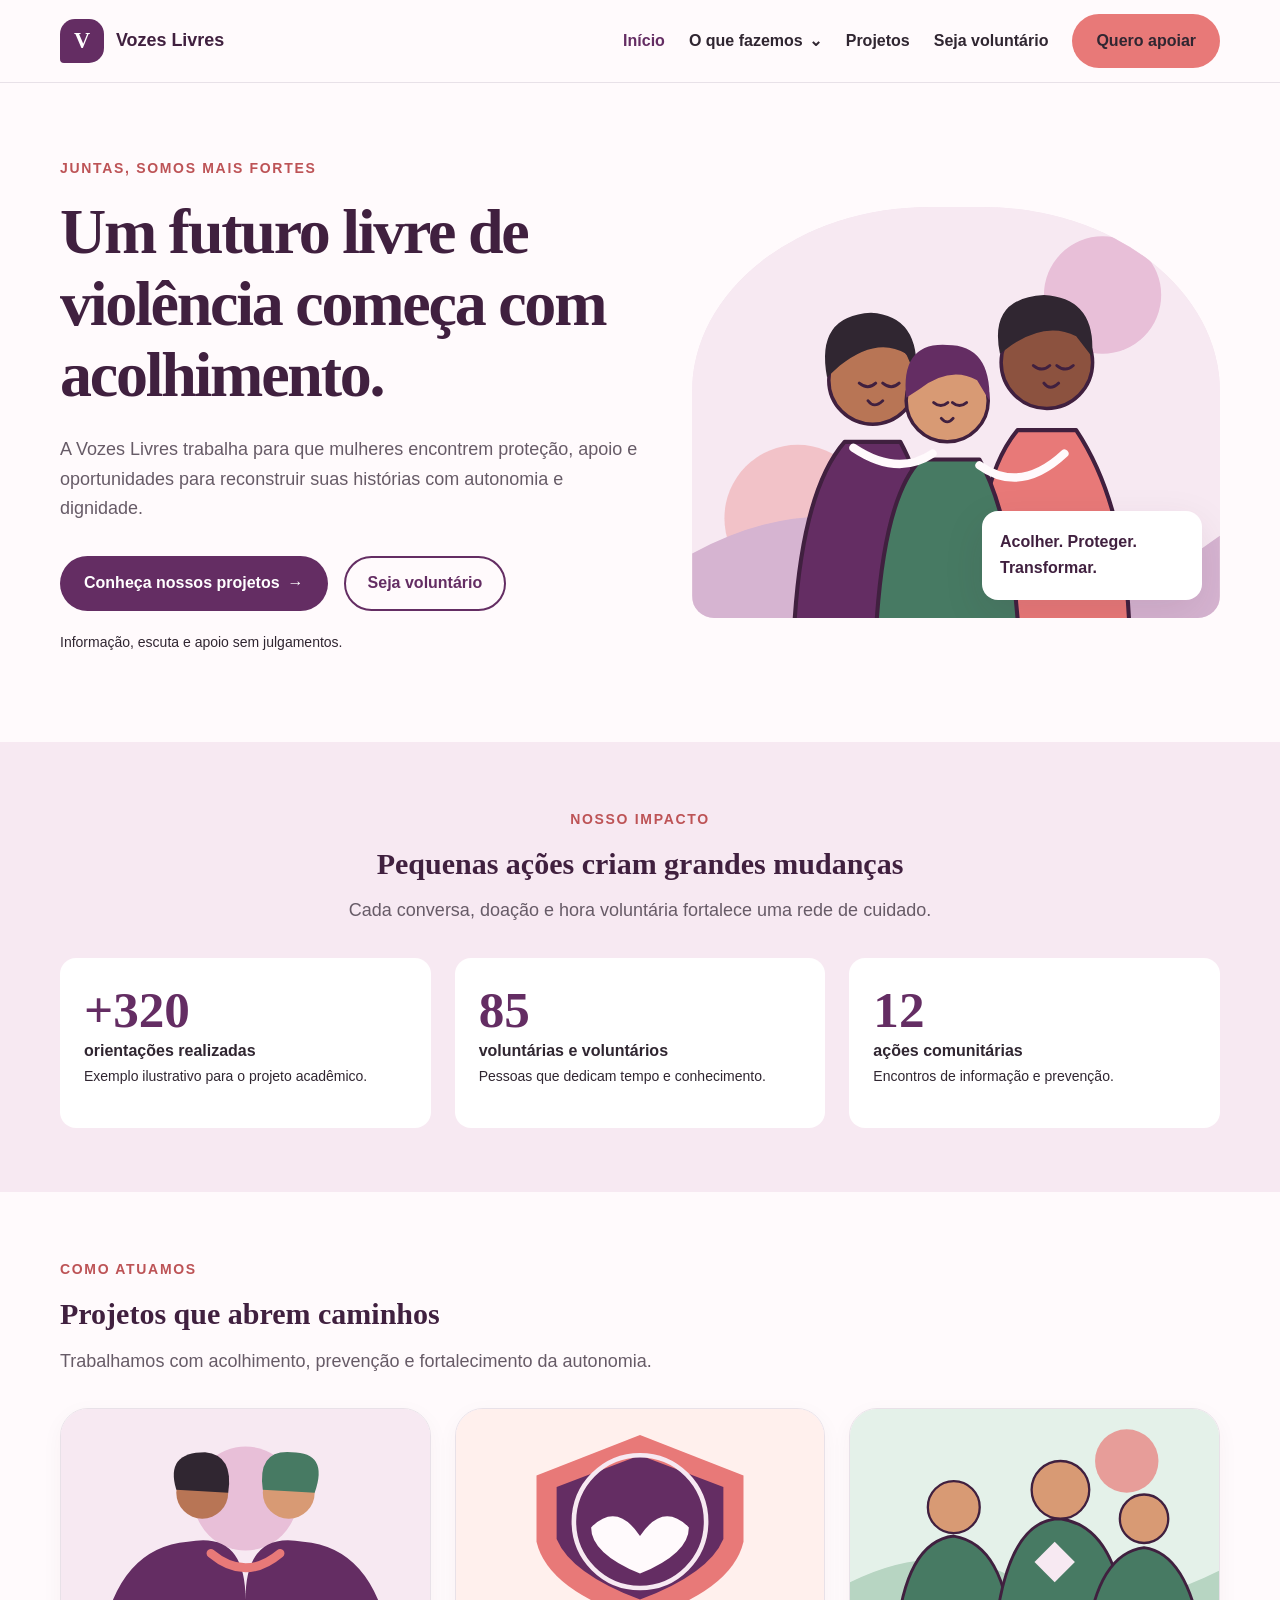
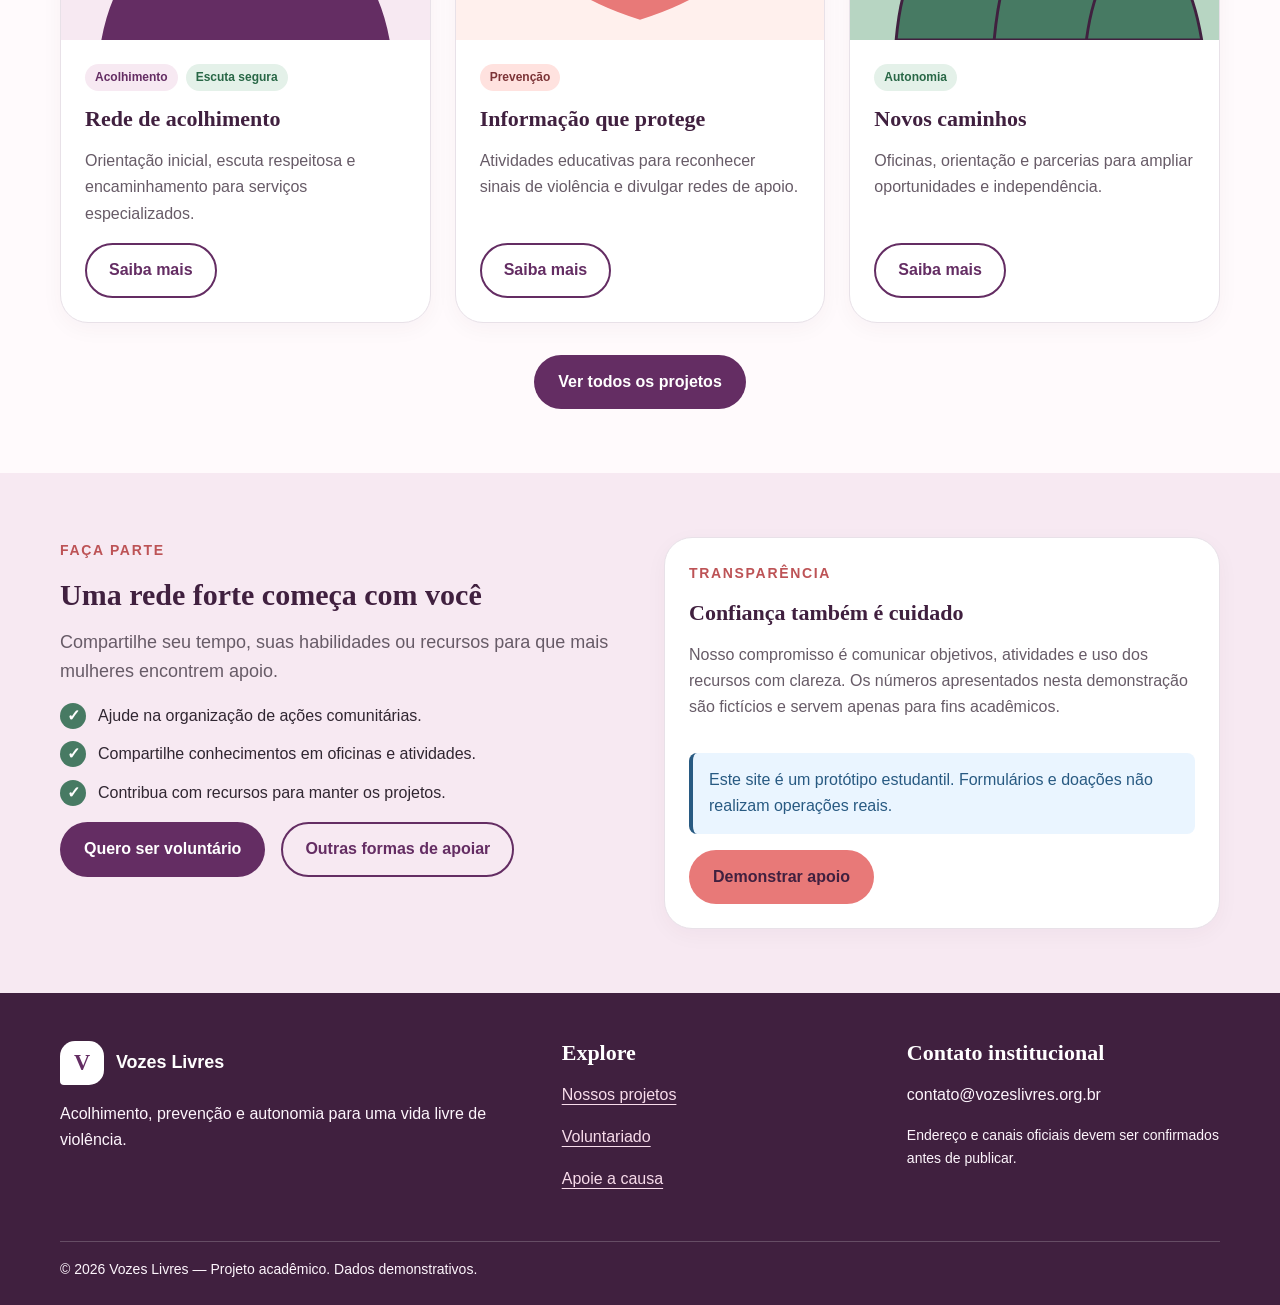
<file: preview.html>
<!doctype html>
<html lang="pt-BR">
<head>
  <meta charset="utf-8"><meta name="viewport" content="width=device-width, initial-scale=1">
  <meta name="description" content="Vozes Livres: prevenção à violência, acolhimento e autonomia para mulheres.">
  <title>Vozes Livres | Acolher, proteger e transformar</title>
  <style>
/* Design system: cores, tipografia, espacamento e formas */
:root {
  color-scheme: light;
  --roxo: #642d63;
  --roxo-escuro: #40203f;
  --roxo-claro: #8c5688;
  --rosa: #f7e9f2;
  --rosa-forte: #e8bfd8;
  --coral: #e87978;
  --coral-escuro: #bd5356;
  --verde: #477a63;
  --verde-claro: #e4f1e9;
  --texto: #302631;
  --texto-suave: #675b67;
  --fundo: #fffafc;
  --branco: #ffffff;
  --cinza-100: #f7f4f7;
  --cinza-200: #e8e1e8;
  --cinza-500: #817681;
  --alerta: #a54135;
  --alerta-fundo: #fff0ed;
  --sucesso: #286746;
  --sucesso-fundo: #e8f6ed;
  --info: #285a82;
  --info-fundo: #eaf5ff;
  --fonte-corpo: Arial, Helvetica, sans-serif;
  --fonte-titulo: Georgia, 'Times New Roman', serif;
  --texto-xs: .75rem;
  --texto-sm: .875rem;
  --texto-base: 1rem;
  --texto-lg: 1.125rem;
  --texto-xl: 1.375rem;
  --texto-2xl: 1.875rem;
  --texto-3xl: clamp(2.25rem, 5vw, 4.25rem);
  --espaco-1: 8px;
  --espaco-2: 16px;
  --espaco-3: 24px;
  --espaco-4: 32px;
  --espaco-5: 48px;
  --espaco-6: 64px;
  --raio-sm: 8px;
  --raio-md: 16px;
  --raio-lg: 28px;
  --sombra: 0 14px 40px rgba(64, 32, 63, .10);
  --largura-max: 1160px;
  --foco: 0 0 0 4px rgba(232, 121, 120, .35);
}
</style><style>
/* Regras globais, tipografia e acessibilidade */
* { box-sizing: border-box; }
html { scroll-behavior: smooth; scroll-padding-top: 100px; }
body { margin: 0; color: var(--texto); background: var(--fundo); font-family: var(--fonte-corpo); font-size: var(--texto-base); line-height: 1.65; }
img { display: block; max-width: 100%; height: auto; }
a { color: var(--roxo); text-underline-offset: 4px; }
a:hover { color: var(--coral-escuro); }
button, input, select, textarea { font: inherit; }
button, a, input, select, textarea { -webkit-tap-highlight-color: transparent; }
:focus-visible { outline: 3px solid var(--coral); outline-offset: 3px; box-shadow: var(--foco); }
::selection { color: var(--branco); background: var(--roxo); }
h1, h2, h3, h4 { margin: 0 0 var(--espaco-2); color: var(--roxo-escuro); font-family: var(--fonte-titulo); line-height: 1.12; }
h1 { font-size: var(--texto-3xl); letter-spacing: -.035em; }
h2 { font-size: var(--texto-2xl); }
h3 { font-size: var(--texto-xl); }
p { margin: 0 0 var(--espaco-2); }
small, .texto-pequeno { font-size: var(--texto-sm); }
.somente-leitor { position: absolute; width: 1px; height: 1px; padding: 0; margin: -1px; overflow: hidden; clip: rect(0,0,0,0); white-space: nowrap; border: 0; }
.pular-conteudo { position: absolute; top: -100px; left: 16px; z-index: 1000; padding: 12px 16px; color: white; background: var(--roxo-escuro); border-radius: var(--raio-sm); }
.pular-conteudo:focus { top: 12px; }
.container { width: min(var(--largura-max), calc(100% - 48px)); margin-inline: auto; }
.secao { padding-block: var(--espaco-6); }
.secao-clara { background: var(--rosa); }
.sobretitulo { display: inline-block; margin-bottom: var(--espaco-2); color: var(--coral-escuro); font-size: var(--texto-sm); font-weight: 800; letter-spacing: .12em; text-transform: uppercase; }
.texto-intro { max-width: 650px; color: var(--texto-suave); font-size: var(--texto-lg); }
.alinhado-centro { text-align: center; }
.alinhado-centro .texto-intro { margin-inline: auto; }

</style><style>
/* Estrutura principal em Grid e utilitarios de 12 colunas */
.site { min-height: 100vh; display: grid; grid-template-rows: auto 1fr auto; }
.cabecalho { position: sticky; top: 0; z-index: 100; background: rgba(255,250,252,.96); border-bottom: 1px solid var(--cinza-200); backdrop-filter: blur(12px); }
.cabecalho-interno { min-height: 82px; display: flex; align-items: center; justify-content: space-between; gap: var(--espaco-3); }
.marca { display: inline-flex; align-items: center; gap: 12px; color: var(--roxo-escuro); text-decoration: none; font-weight: 800; font-size: 1.12rem; }
.marca-simbolo { display: grid; place-items: center; width: 44px; height: 44px; color: white; background: var(--roxo); border-radius: 15px 15px 15px 4px; font-family: var(--fonte-titulo); font-size: 1.4rem; }
.navegacao { display: flex; align-items: center; gap: var(--espaco-3); }
.navegacao a, .dropdown-botao { color: var(--texto); font-weight: 700; text-decoration: none; }
.navegacao a[aria-current="page"] { color: var(--roxo); }
.menu-mobile { display: none; border: 1px solid var(--cinza-200); border-radius: var(--raio-sm); padding: 10px 12px; color: var(--roxo); background: white; cursor: pointer; }
.dropdown { position: relative; }
.dropdown-botao { display: flex; gap: 6px; align-items: center; border: 0; background: transparent; padding: 8px 0; cursor: pointer; }
.dropdown-lista { position: absolute; top: calc(100% + 10px); left: -16px; display: none; min-width: 220px; padding: 10px; background: white; border: 1px solid var(--cinza-200); border-radius: var(--raio-md); box-shadow: var(--sombra); }
.dropdown.aberto .dropdown-lista, .dropdown:focus-within .dropdown-lista { display: grid; }
.dropdown-lista a { padding: 10px 12px; border-radius: var(--raio-sm); }
.dropdown-lista a:hover { background: var(--rosa); }
.hero { display: grid; grid-template-columns: minmax(0, 1.05fr) minmax(0, .95fr); align-items: center; gap: var(--espaco-5); padding-block: 72px; }
.hero-conteudo { max-width: 650px; }
.hero h1 { margin-bottom: var(--espaco-3); }
.hero .texto-intro { margin-bottom: var(--espaco-4); }
.hero-imagem { position: relative; min-height: 410px; overflow: hidden; border-radius: 45% 45% 22px 22px; background: var(--rosa); }
.hero-imagem img { width: 100%; height: 100%; min-height: 410px; object-fit: cover; }
.hero-selo { position: absolute; right: 18px; bottom: 18px; max-width: 220px; padding: 18px; color: var(--roxo-escuro); background: white; border-radius: var(--raio-md); box-shadow: var(--sombra); font-weight: 700; }
.grade-12 { display: grid; grid-template-columns: repeat(12, minmax(0, 1fr)); gap: var(--espaco-3); }
.col-12 { grid-column: span 12; } .col-8 { grid-column: span 8; } .col-6 { grid-column: span 6; } .col-4 { grid-column: span 4; } .col-3 { grid-column: span 3; }
.grade-cartoes { display: grid; grid-template-columns: repeat(3, minmax(0, 1fr)); gap: var(--espaco-3); margin-top: var(--espaco-4); }
.duas-colunas { display: grid; grid-template-columns: 1fr 1fr; gap: var(--espaco-5); align-items: start; }
.rodape { padding-block: var(--espaco-5) var(--espaco-3); color: #fdf5fc; background: var(--roxo-escuro); }
.rodape-grade { display: grid; grid-template-columns: 1.5fr 1fr 1fr; gap: var(--espaco-4); }
.rodape h2, .rodape h3 { color: white; }
.rodape a { color: #f8dceb; }
.rodape-final { margin-top: var(--espaco-4); padding-top: var(--espaco-2); border-top: 1px solid rgba(255,255,255,.2); font-size: var(--texto-sm); }

</style><style>
/* Botoes, cards, badges, formularios e feedback */
.acoes { display: flex; flex-wrap: wrap; gap: var(--espaco-2); align-items: center; }
.botao { display: inline-flex; justify-content: center; align-items: center; gap: 8px; min-height: 48px; padding: 12px 22px; border: 2px solid transparent; border-radius: 999px; color: white; background: var(--roxo); font-weight: 800; text-decoration: none; cursor: pointer; transition: transform .18s ease, background .18s ease, box-shadow .18s ease; }
.botao:hover { color: white; background: var(--roxo-escuro); transform: translateY(-2px); box-shadow: 0 8px 20px rgba(64,32,63,.16); }
.botao:focus-visible { outline: 3px solid var(--coral); outline-offset: 3px; }
.botao:active { transform: translateY(1px) scale(.99); }
.botao-secundario { color: var(--roxo); background: transparent; border-color: var(--roxo); }
.botao-secundario:hover { color: white; background: var(--roxo); }
.botao-coral { color: var(--roxo-escuro); background: var(--coral); }
.botao:disabled, .botao[aria-disabled="true"] { color: #777; background: #e4dfe4; border-color: #e4dfe4; cursor: not-allowed; transform: none; box-shadow: none; }
.cartao { display: flex; flex-direction: column; min-width: 0; overflow: hidden; background: white; border: 1px solid var(--cinza-200); border-radius: var(--raio-lg); box-shadow: 0 6px 22px rgba(64,32,63,.04); }
.cartao-imagem { width: 100%; aspect-ratio: 16 / 10; object-fit: cover; background: var(--rosa); }
.cartao-corpo { display: flex; flex: 1; flex-direction: column; align-items: flex-start; padding: var(--espaco-3); }
.cartao-corpo p { color: var(--texto-suave); }
.cartao-corpo .botao { margin-top: auto; }
.badges { display: flex; flex-wrap: wrap; gap: 8px; margin-bottom: var(--espaco-2); }
.badge { display: inline-flex; align-items: center; padding: 4px 10px; border-radius: 999px; color: var(--roxo); background: var(--rosa); font-size: var(--texto-xs); font-weight: 800; }
.badge-verde { color: var(--sucesso); background: var(--verde-claro); }
.badge-coral { color: #7c3437; background: #ffe2df; }
.numero-impacto { color: var(--roxo); font-family: var(--fonte-titulo); font-size: clamp(2rem, 4vw, 3.2rem); font-weight: 700; line-height: 1.1; }
.bloco-impacto { padding: var(--espaco-3); background: white; border-radius: var(--raio-md); }
.lista-check { display: grid; gap: 12px; padding: 0; list-style: none; }
.lista-check li { display: flex; gap: 12px; align-items: flex-start; }
.lista-check li::before { content: '✓'; display: grid; place-items: center; flex: 0 0 26px; width: 26px; height: 26px; color: white; background: var(--verde); border-radius: 50%; font-weight: 800; }
.formulario { padding: var(--espaco-4); background: white; border: 1px solid var(--cinza-200); border-radius: var(--raio-lg); box-shadow: var(--sombra); }
.campo { display: grid; gap: 6px; margin-bottom: var(--espaco-2); }
.campo label, .rotulo { color: var(--roxo-escuro); font-weight: 800; }
.campo input, .campo select, .campo textarea { width: 100%; min-height: 48px; padding: 12px 14px; color: var(--texto); background: white; border: 1px solid #b9adb9; border-radius: var(--raio-sm); }
.campo textarea { min-height: 130px; resize: vertical; }
.campo input:focus, .campo select:focus, .campo textarea:focus { outline: 0; border-color: var(--roxo); box-shadow: var(--foco); }
.campo input:invalid:not(:placeholder-shown), .campo textarea:invalid:not(:placeholder-shown) { border-color: var(--alerta); background: var(--alerta-fundo); }
.campo input:valid:not(:placeholder-shown), .campo textarea:valid:not(:placeholder-shown) { border-color: var(--sucesso); }
.ajuda-campo { color: var(--texto-suave); font-size: var(--texto-sm); }
.checkbox-linha { display: flex; gap: 10px; align-items: flex-start; margin: var(--espaco-2) 0; }
.checkbox-linha input { width: 20px; height: 20px; margin-top: 4px; accent-color: var(--roxo); }
.alerta { margin-block: var(--espaco-2); padding: 14px 16px; border-radius: var(--raio-sm); border-left: 4px solid; }
.alerta-info { color: var(--info); background: var(--info-fundo); border-color: var(--info); }
.alerta-sucesso { color: var(--sucesso); background: var(--sucesso-fundo); border-color: var(--sucesso); }
.alerta-erro { color: var(--alerta); background: var(--alerta-fundo); border-color: var(--alerta); }
.toast { position: fixed; right: 24px; bottom: 24px; z-index: 500; max-width: min(380px, calc(100vw - 32px)); padding: 16px 20px; color: white; background: var(--roxo-escuro); border-radius: var(--raio-md); box-shadow: var(--sombra); }
.toast[hidden] { display: none; }
.modal-fundo { position: fixed; inset: 0; z-index: 600; display: grid; place-items: center; padding: 24px; background: rgba(35,20,35,.68); }
.modal-fundo[hidden] { display: none; }
.modal { width: min(520px, 100%); padding: var(--espaco-4); background: white; border-radius: var(--raio-lg); box-shadow: var(--sombra); }
.modal-cabecalho { display: flex; justify-content: space-between; align-items: start; gap: 16px; }
.modal-fechar { border: 0; background: var(--rosa); border-radius: 50%; width: 40px; height: 40px; cursor: pointer; }

</style><style>
/* Breakpoints: 1200, 992, 768, 600 e 400px */
@media (max-width: 1200px) {
  :root { --largura-max: 1080px; }
  .hero { gap: var(--espaco-4); }
}
@media (max-width: 992px) {
  .hero { grid-template-columns: 1fr 1fr; padding-block: var(--espaco-5); }
  .grade-cartoes { grid-template-columns: repeat(2, minmax(0, 1fr)); }
  .col-4, .col-3 { grid-column: span 6; }
  .rodape-grade { grid-template-columns: 1fr 1fr; }
}
@media (max-width: 768px) {
  .container { width: min(100% - 32px, var(--largura-max)); }
  .menu-mobile { display: inline-flex; align-items: center; gap: 8px; }
  .navegacao { position: absolute; top: 100%; left: 0; right: 0; display: none; align-items: stretch; flex-direction: column; gap: 4px; padding: 16px 24px 24px; background: var(--fundo); border-bottom: 1px solid var(--cinza-200); box-shadow: var(--sombra); }
  .navegacao.aberta { display: flex; }
  .navegacao > a, .dropdown-botao { padding: 12px; text-align: left; }
  .dropdown-lista { position: static; box-shadow: none; border: 0; background: var(--cinza-100); margin: 4px 0 8px; }
  .hero, .duas-colunas { grid-template-columns: 1fr; }
  .hero { gap: var(--espaco-4); }
  .hero-imagem, .hero-imagem img { min-height: 300px; max-height: 430px; }
  .col-8, .col-6 { grid-column: span 12; }
  .secao { padding-block: var(--espaco-5); }
}
@media (max-width: 600px) {
  :root { --texto-2xl: 1.65rem; --espaco-5: 40px; --espaco-6: 48px; }
  .grade-cartoes { grid-template-columns: 1fr; }
  .col-4, .col-3 { grid-column: span 12; }
  .rodape-grade { grid-template-columns: 1fr; gap: var(--espaco-3); }
  .formulario { padding: var(--espaco-3); }
  .acoes { align-items: stretch; flex-direction: column; }
  .acoes .botao { width: 100%; }
  .hero-selo { left: 14px; right: 14px; bottom: 14px; max-width: none; }
}
@media (max-width: 400px) {
  .container { width: calc(100% - 24px); }
  .marca { font-size: 1rem; }
  .marca-simbolo { width: 38px; height: 38px; }
  .botao { padding: 11px 16px; }
  .formulario { padding: 18px; }
}
@media (prefers-reduced-motion: reduce) {
  *, *::before, *::after { scroll-behavior: auto !important; animation-duration: .01ms !important; animation-iteration-count: 1 !important; transition-duration: .01ms !important; }
}

</style>
  <script>
/* Interacoes acessiveis: menu, dropdown, toast, modal e formulario */
document.addEventListener('DOMContentLoaded', function () {
  const botaoMenu = document.querySelector('.menu-mobile');
  const navegacao = document.querySelector('.navegacao');
  if (botaoMenu && navegacao) {
    botaoMenu.addEventListener('click', function () {
      const aberto = navegacao.classList.toggle('aberta');
      botaoMenu.setAttribute('aria-expanded', String(aberto));
      botaoMenu.setAttribute('aria-label', aberto ? 'Fechar menu' : 'Abrir menu');
    });
    navegacao.querySelectorAll('a').forEach(function (link) {
      link.addEventListener('click', function () {
        if (window.innerWidth <= 768) {
          navegacao.classList.remove('aberta');
          botaoMenu.setAttribute('aria-expanded', 'false');
          botaoMenu.setAttribute('aria-label', 'Abrir menu');
        }
      });
    });
  }

  const dropdownBotao = document.querySelector('.dropdown-botao');
  const dropdown = document.querySelector('.dropdown');
  if (dropdownBotao && dropdown) {
    dropdownBotao.addEventListener('click', function () {
      const aberto = dropdown.classList.toggle('aberto');
      dropdownBotao.setAttribute('aria-expanded', String(aberto));
    });
    document.addEventListener('click', function (evento) {
      if (!dropdown.contains(evento.target)) {
        dropdown.classList.remove('aberto');
        dropdownBotao.setAttribute('aria-expanded', 'false');
      }
    });
  }

  const toast = document.getElementById('toast');
  document.querySelectorAll('[data-toast]').forEach(function (botao) {
    botao.addEventListener('click', function () {
      if (toast) {
        toast.textContent = botao.dataset.toast || 'Obrigado por apoiar a Vozes Livres!';
        toast.hidden = false;
        window.setTimeout(function () { toast.hidden = true; }, 4000);
      }
    });
  });

  const modal = document.getElementById('modal-ajuda');
  document.querySelectorAll('[data-modal-abrir]').forEach(function (botao) {
    botao.addEventListener('click', function () {
      if (modal) {
        modal.hidden = false;
        const fechar = modal.querySelector('[data-modal-fechar]');
        if (fechar) fechar.focus();
      }
    });
  });
  if (modal) {
    modal.querySelectorAll('[data-modal-fechar]').forEach(function (botao) {
      botao.addEventListener('click', function () { modal.hidden = true; });
    });
    modal.addEventListener('click', function (evento) {
      if (evento.target === modal) modal.hidden = true;
    });
    document.addEventListener('keydown', function (evento) {
      if (evento.key === 'Escape') modal.hidden = true;
    });
  }

  const formulario = document.querySelector('[data-form-cadastro]');
  if (formulario) {
    formulario.addEventListener('submit', function (evento) {
      evento.preventDefault();
      if (!formulario.checkValidity()) {
        formulario.reportValidity();
        const primeiroInvalido = formulario.querySelector(':invalid');
        if (primeiroInvalido) primeiroInvalido.focus();
        return;
      }
      const aviso = document.getElementById('mensagem-formulario');
      if (aviso) {
        aviso.hidden = false;
        aviso.textContent = 'Cadastro demonstrativo validado! Nesta versão acadêmica, os dados não são enviados a um servidor.';
      }
      formulario.reset();
    });
  }
});

</script>
</head>
<body><a class="pular-conteudo" href="#conteudo">Pular para o conteúdo</a>
<div class="site">
<header class="cabecalho"><div class="container cabecalho-interno"><a class="marca" href="index.html" aria-label="Vozes Livres - página inicial"><span class="marca-simbolo" aria-hidden="true">V</span><span>Vozes Livres</span></a>
<button class="menu-mobile" type="button" aria-expanded="false" aria-controls="menu-principal" aria-label="Abrir menu"><span aria-hidden="true">☰</span> Menu</button>
<nav class="navegacao" id="menu-principal" aria-label="Navegação principal"><a href="index.html" aria-current="page">Início</a><div class="dropdown"><button class="dropdown-botao" type="button" aria-expanded="false">O que fazemos <span aria-hidden="true">⌄</span></button><div class="dropdown-lista"><a href="#projetos">Acolhimento</a><a href="#projetos">Prevenção à violência</a><a href="#projetos">Autonomia e renda</a></div></div><a href="#projetos">Projetos</a><a href="#participar">Seja voluntário</a><a class="botao botao-coral" href="#participar">Quero apoiar</a></nav></div></header>
<main id="conteudo">
<section class="container hero"><div class="hero-conteudo"><span class="sobretitulo">Juntas, somos mais fortes</span><h1>Um futuro livre de violência começa com acolhimento.</h1><p class="texto-intro">A Vozes Livres trabalha para que mulheres encontrem proteção, apoio e oportunidades para reconstruir suas histórias com autonomia e dignidade.</p><div class="acoes"><a class="botao" href="#projetos">Conheça nossos projetos <span aria-hidden="true">→</span></a><a class="botao botao-secundario" href="#participar">Seja voluntário</a></div><p class="texto-pequeno" style="margin-top:20px">Informação, escuta e apoio sem julgamentos.</p></div><div class="hero-imagem"><img src="[data-uri]" alt="Ilustração de três mulheres unidas em uma rede de apoio"><div class="hero-selo">Acolher. Proteger. Transformar.</div></div></section>
<section class="secao secao-clara"><div class="container"><div class="alinhado-centro"><span class="sobretitulo">Nosso impacto</span><h2>Pequenas ações criam grandes mudanças</h2><p class="texto-intro">Cada conversa, doação e hora voluntária fortalece uma rede de cuidado.</p></div><div class="grade-12" style="margin-top:32px"><div class="col-4 bloco-impacto"><div class="numero-impacto">+320</div><strong>orientações realizadas</strong><p class="texto-pequeno">Exemplo ilustrativo para o projeto acadêmico.</p></div><div class="col-4 bloco-impacto"><div class="numero-impacto">85</div><strong>voluntárias e voluntários</strong><p class="texto-pequeno">Pessoas que dedicam tempo e conhecimento.</p></div><div class="col-4 bloco-impacto"><div class="numero-impacto">12</div><strong>ações comunitárias</strong><p class="texto-pequeno">Encontros de informação e prevenção.</p></div></div></div></section>
<section class="secao"><div class="container"><div><span class="sobretitulo">Como atuamos</span><h2>Projetos que abrem caminhos</h2><p class="texto-intro">Trabalhamos com acolhimento, prevenção e fortalecimento da autonomia.</p></div><div class="grade-cartoes"><article class="cartao"><img class="cartao-imagem" src="[data-uri]" alt="Ilustração de duas pessoas em conversa de apoio"><div class="cartao-corpo"><div class="badges"><span class="badge">Acolhimento</span><span class="badge badge-verde">Escuta segura</span></div><h3>Rede de acolhimento</h3><p>Orientação inicial, escuta respeitosa e encaminhamento para serviços especializados.</p><a class="botao botao-secundario" href="#projetos">Saiba mais</a></div></article><article class="cartao"><img class="cartao-imagem" src="[data-uri]" alt="Símbolo de proteção em formato de escudo com coração"><div class="cartao-corpo"><div class="badges"><span class="badge badge-coral">Prevenção</span></div><h3>Informação que protege</h3><p>Atividades educativas para reconhecer sinais de violência e divulgar redes de apoio.</p><a class="botao botao-secundario" href="#projetos">Saiba mais</a></div></article><article class="cartao"><img class="cartao-imagem" src="[data-uri]" alt="Ilustração de um grupo de mulheres reunidas"><div class="cartao-corpo"><div class="badges"><span class="badge badge-verde">Autonomia</span></div><h3>Novos caminhos</h3><p>Oficinas, orientação e parcerias para ampliar oportunidades e independência.</p><a class="botao botao-secundario" href="#projetos">Saiba mais</a></div></article></div><div class="alinhado-centro" style="margin-top:32px"><a class="botao" href="#projetos">Ver todos os projetos</a></div></div></section>
<section class="secao secao-clara"><div class="container duas-colunas"><div><span class="sobretitulo">Faça parte</span><h2>Uma rede forte começa com você</h2><p class="texto-intro">Compartilhe seu tempo, suas habilidades ou recursos para que mais mulheres encontrem apoio.</p><ul class="lista-check"><li>Ajude na organização de ações comunitárias.</li><li>Compartilhe conhecimentos em oficinas e atividades.</li><li>Contribua com recursos para manter os projetos.</li></ul><div class="acoes"><a class="botao" href="#participar">Quero ser voluntário</a><button class="botao botao-secundario" type="button" data-modal-abrir>Outras formas de apoiar</button></div></div><div class="cartao"><div class="cartao-corpo"><span class="sobretitulo">Transparência</span><h3>Confiança também é cuidado</h3><p>Nosso compromisso é comunicar objetivos, atividades e uso dos recursos com clareza. Os números apresentados nesta demonstração são fictícios e servem apenas para fins acadêmicos.</p><div class="alerta alerta-info" role="note">Este site é um protótipo estudantil. Formulários e doações não realizam operações reais.</div><button class="botao botao-coral" type="button" data-toast="Obrigado por se interessar pela Vozes Livres!">Demonstrar apoio</button></div></div></div></section>
</main>
<footer class="rodape"><div class="container"><div class="rodape-grade"><div><a class="marca" href="index.html" style="color:white"><span class="marca-simbolo" style="color:var(--roxo);background:white">V</span><span>Vozes Livres</span></a><p style="margin-top:16px">Acolhimento, prevenção e autonomia para uma vida livre de violência.</p></div><div><h3>Explore</h3><p><a href="#projetos">Nossos projetos</a></p><p><a href="#participar">Voluntariado</a></p><p><a href="#participar">Apoie a causa</a></p></div><div><h3>Contato institucional</h3><p>contato@vozeslivres.org.br</p><p class="texto-pequeno">Endereço e canais oficiais devem ser confirmados antes de publicar.</p></div></div><div class="rodape-final">© 2026 Vozes Livres — Projeto acadêmico. Dados demonstrativos.</div></div></footer>
</div>
<div class="toast" id="toast" role="status" aria-live="polite" hidden></div>
<div class="modal-fundo" id="modal-ajuda" role="dialog" aria-modal="true" aria-labelledby="modal-titulo" hidden><div class="modal"><div class="modal-cabecalho"><h2 id="modal-titulo">Outras formas de apoiar</h2><button class="modal-fechar" type="button" data-modal-fechar aria-label="Fechar janela">✕</button></div><p>Você pode divulgar os projetos, organizar uma campanha de arrecadação ou se cadastrar para apoiar atividades comunitárias.</p><div class="acoes"><a class="botao" href="#participar">Quero participar</a><button class="botao botao-secundario" type="button" data-modal-fechar>Fechar</button></div></div></div>
</body></html>
</file>
